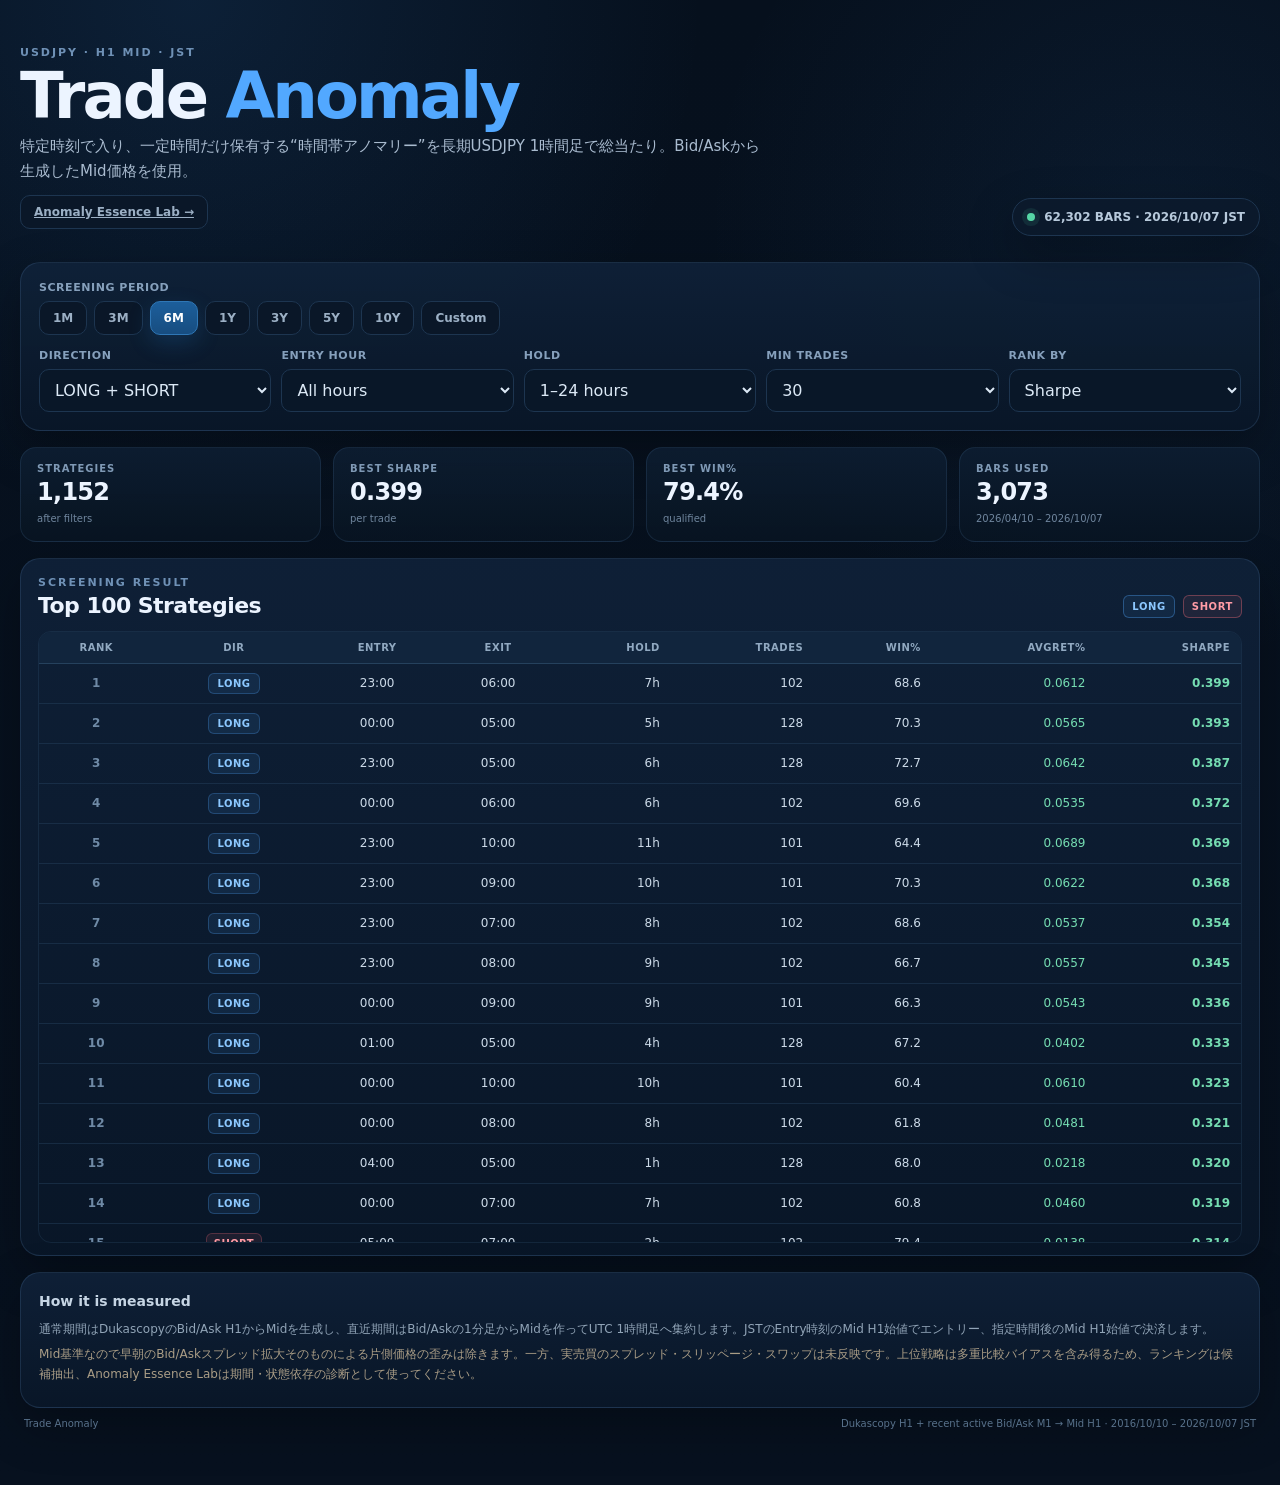
<file: index.html>
<!doctype html>
<html lang="ja">
<head>
  <meta charset="utf-8" />
  <meta name="viewport" content="width=device-width,initial-scale=1,viewport-fit=cover" />
  <meta name="theme-color" content="#07111f" />
  <title>Trade Anomaly — USDJPY Time-of-Day Screener</title>
  <meta name="description" content="USDJPY 1時間足の時刻アノマリーをJST基準でスクリーニング。長期Bid/Askから生成したMid価格で勝率、平均リターン、Sharpeを期間別に比較。" />
  <link rel="stylesheet" href="styles.css?v=6" />
  <link rel="stylesheet" href="chart-html.css?v=2" />
</head>
<body>
  <main class="shell">
    <header class="hero">
      <div>
        <div class="eyebrow">USDJPY · H1 MID · JST</div>
        <h1>Trade <span>Anomaly</span></h1>
        <p class="lead">特定時刻で入り、一定時間だけ保有する“時間帯アノマリー”を長期USDJPY 1時間足で総当たり。Bid/Askから生成したMid価格を使用。</p>
        <p><a class="ghost-btn" href="research.html">Anomaly Essence Lab →</a></p>
      </div>
      <div class="data-pill" id="dataStatus">
        <span class="dot"></span>
        <span>DATA LOADING…</span>
      </div>
    </header>

    <section class="panel controls" aria-label="screening controls">
      <div class="control-group period-group">
        <label>Screening period</label>
        <div class="segmented" id="periodPresets">
          <button data-period="30">1M</button>
          <button data-period="90">3M</button>
          <button data-period="180" class="active">6M</button>
          <button data-period="365">1Y</button>
          <button data-period="1095">3Y</button>
          <button data-period="1825">5Y</button>
          <button data-period="3650">10Y</button>
          <button data-period="custom">Custom</button>
        </div>
      </div>

      <div class="control-group custom-dates hidden" id="customDates">
        <label for="fromDate">From</label>
        <input id="fromDate" type="date" />
        <label for="toDate">To</label>
        <input id="toDate" type="date" />
      </div>

      <div class="filter-grid">
        <div class="control-group">
          <label for="direction">Direction</label>
          <select id="direction">
            <option value="both">LONG + SHORT</option>
            <option value="long">LONG only</option>
            <option value="short">SHORT only</option>
          </select>
        </div>
        <div class="control-group">
          <label for="entryHour">Entry hour</label>
          <select id="entryHour"><option value="all">All hours</option></select>
        </div>
        <div class="control-group">
          <label for="holdHours">Hold</label>
          <select id="holdHours"><option value="all">1–24 hours</option></select>
        </div>
        <div class="control-group">
          <label for="minTrades">Min trades</label>
          <select id="minTrades">
            <option value="10">10</option>
            <option value="20">20</option>
            <option value="30" selected>30</option>
            <option value="50">50</option>
            <option value="80">80</option>
            <option value="100">100</option>
          </select>
        </div>
        <div class="control-group">
          <label for="sortMetric">Rank by</label>
          <select id="sortMetric">
            <option value="sharpe" selected>Sharpe</option>
            <option value="winRate">Win rate</option>
            <option value="avgRet">Avg return</option>
            <option value="trades">Trades</option>
          </select>
        </div>
      </div>
    </section>

    <section class="stats-grid" id="summaryStats">
      <article class="stat-card"><span>Strategies</span><strong id="strategyCount">—</strong><small>after filters</small></article>
      <article class="stat-card"><span>Best Sharpe</span><strong id="bestSharpe">—</strong><small>per trade</small></article>
      <article class="stat-card"><span>Best Win%</span><strong id="bestWin">—</strong><small>qualified</small></article>
      <article class="stat-card"><span>Bars used</span><strong id="barsUsed">—</strong><small id="rangeLabel">—</small></article>
    </section>

    <section class="panel leaderboard">
      <div class="section-head">
        <div>
          <div class="eyebrow">SCREENING RESULT</div>
          <h2>Top 100 Strategies</h2>
        </div>
        <div class="legend"><span class="long-key">LONG</span><span class="short-key">SHORT</span></div>
      </div>

      <div class="desktop-table-wrap">
        <table>
          <thead>
            <tr>
              <th>Rank</th>
              <th>Dir</th>
              <th>Entry</th>
              <th>Exit</th>
              <th>Hold</th>
              <th>Trades</th>
              <th>Win%</th>
              <th>AvgRet%</th>
              <th>Sharpe</th>
            </tr>
          </thead>
          <tbody id="resultsBody"></tbody>
        </table>
      </div>
      <div class="mobile-cards" id="mobileResults"></div>
      <div class="empty-state hidden" id="emptyState">条件に合う戦略がありません。期間または最小取引数を緩めてください。</div>
    </section>

    <section class="panel detail hidden" id="detailPanel">
      <div class="section-head detail-head">
        <div>
          <div class="eyebrow">STRATEGY DETAIL</div>
          <h2 id="detailTitle">—</h2>
        </div>
        <button class="ghost-btn" id="closeDetail">Close</button>
      </div>
      <div class="detail-metrics" id="detailMetrics"></div>
      <div class="chart-wrap">
        <div class="chart-title-row"><span>Cumulative return</span><small>HTML/CSS graph · v6 detail renderer</small></div>
        <div id="equityChart" class="equity-html-chart" role="img" aria-label="Cumulative return graph">
          <div class="equity-placeholder">戦略を選択すると累積リターンを表示します。</div>
        </div>
      </div>
      <div class="trade-sample-wrap">
        <h3>Recent trades</h3>
        <div class="recent-trades" id="recentTrades"></div>
      </div>
    </section>

    <section class="method panel subtle">
      <h3>How it is measured</h3>
      <p>通常期間はDukascopyのBid/Ask H1からMidを生成し、直近期間はBid/Askの1分足からMidを作ってUTC 1時間足へ集約します。JSTのEntry時刻のMid H1始値でエントリー、指定時間後のMid H1始値で決済します。</p>
      <p class="warning">Mid基準なので早朝のBid/Askスプレッド拡大そのものによる片側価格の歪みは除きます。一方、実売買のスプレッド・スリッページ・スワップは未反映です。上位戦略は多重比較バイアスを含み得るため、ランキングは候補抽出、Anomaly Essence Labは期間・状態依存の診断として使ってください。</p>
    </section>

    <footer>
      <span>Trade Anomaly</span>
      <span id="footerMeta">Dukascopy bid+ask → mid H1</span>
    </footer>
  </main>
  <script src="app.js?v=6" defer></script>
  <script src="detail-fix-v6.js?v=1" defer></script>
</body>
</html>
</file>
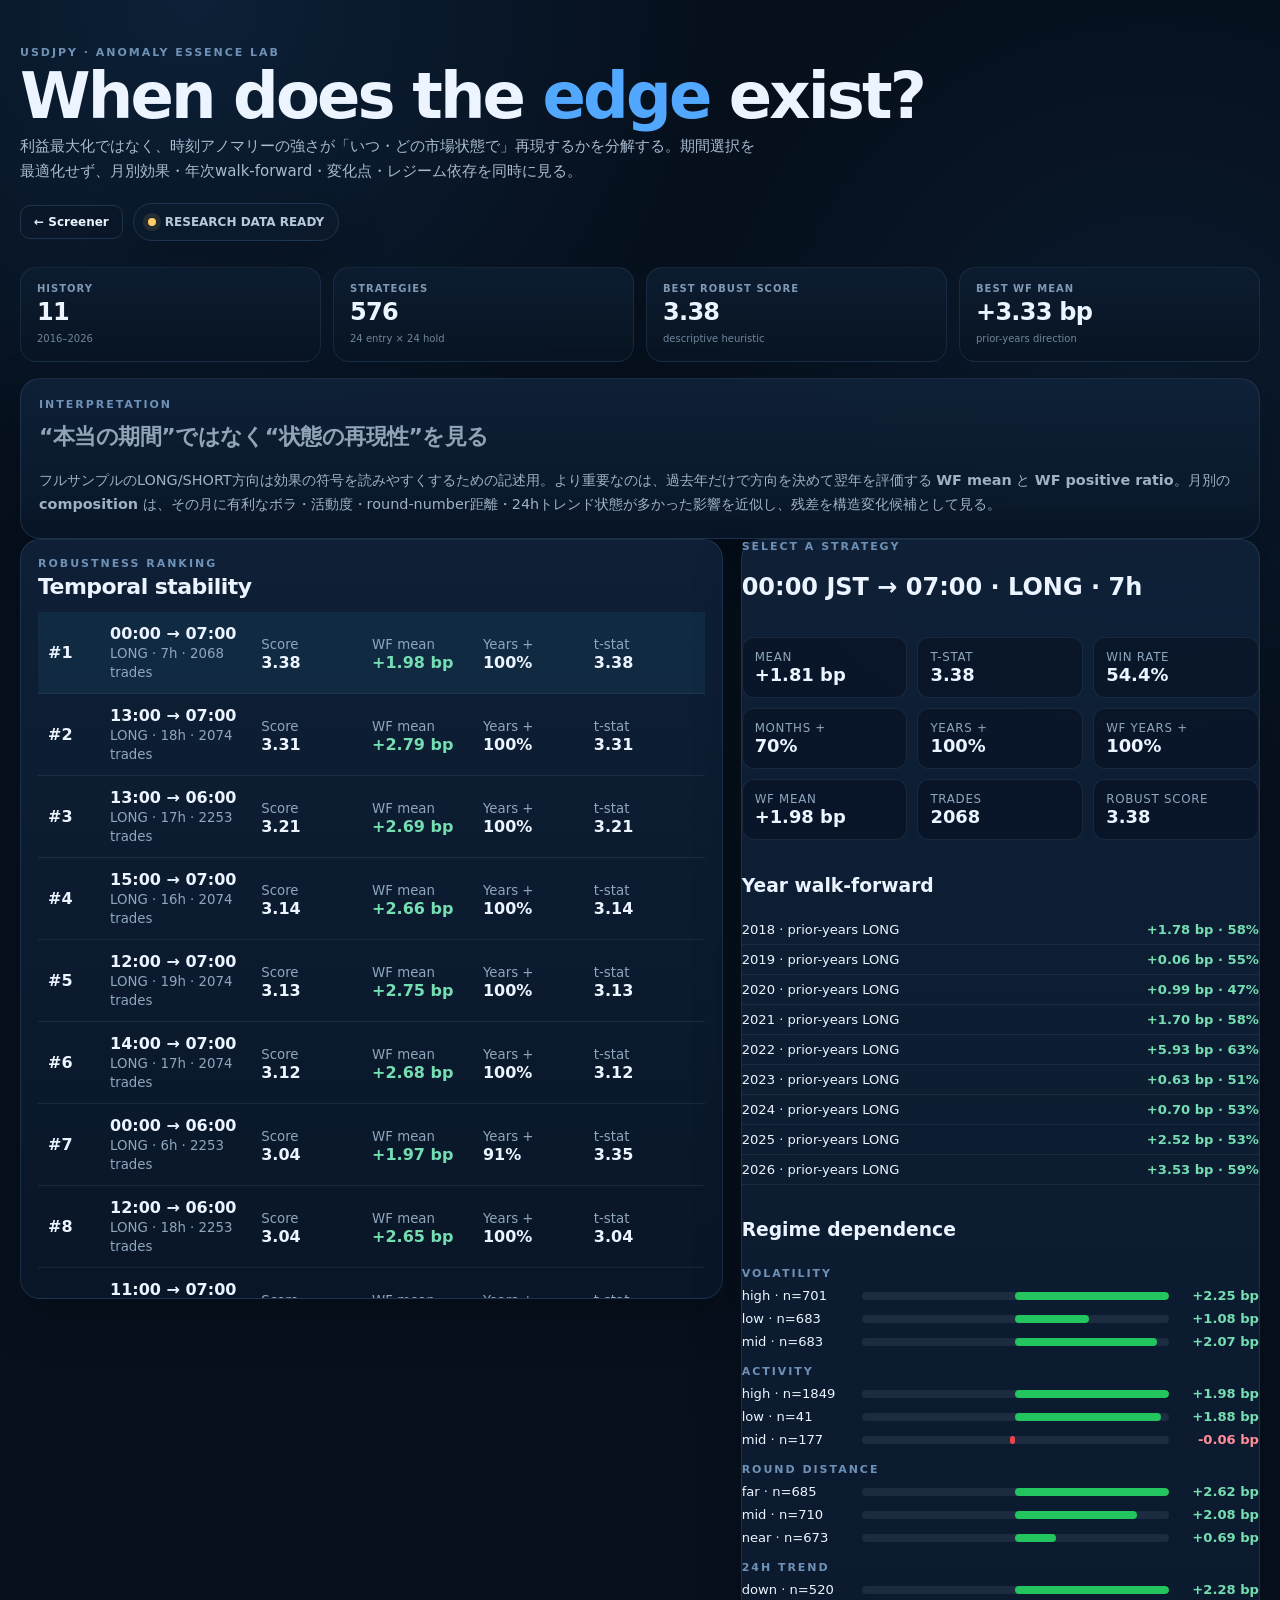
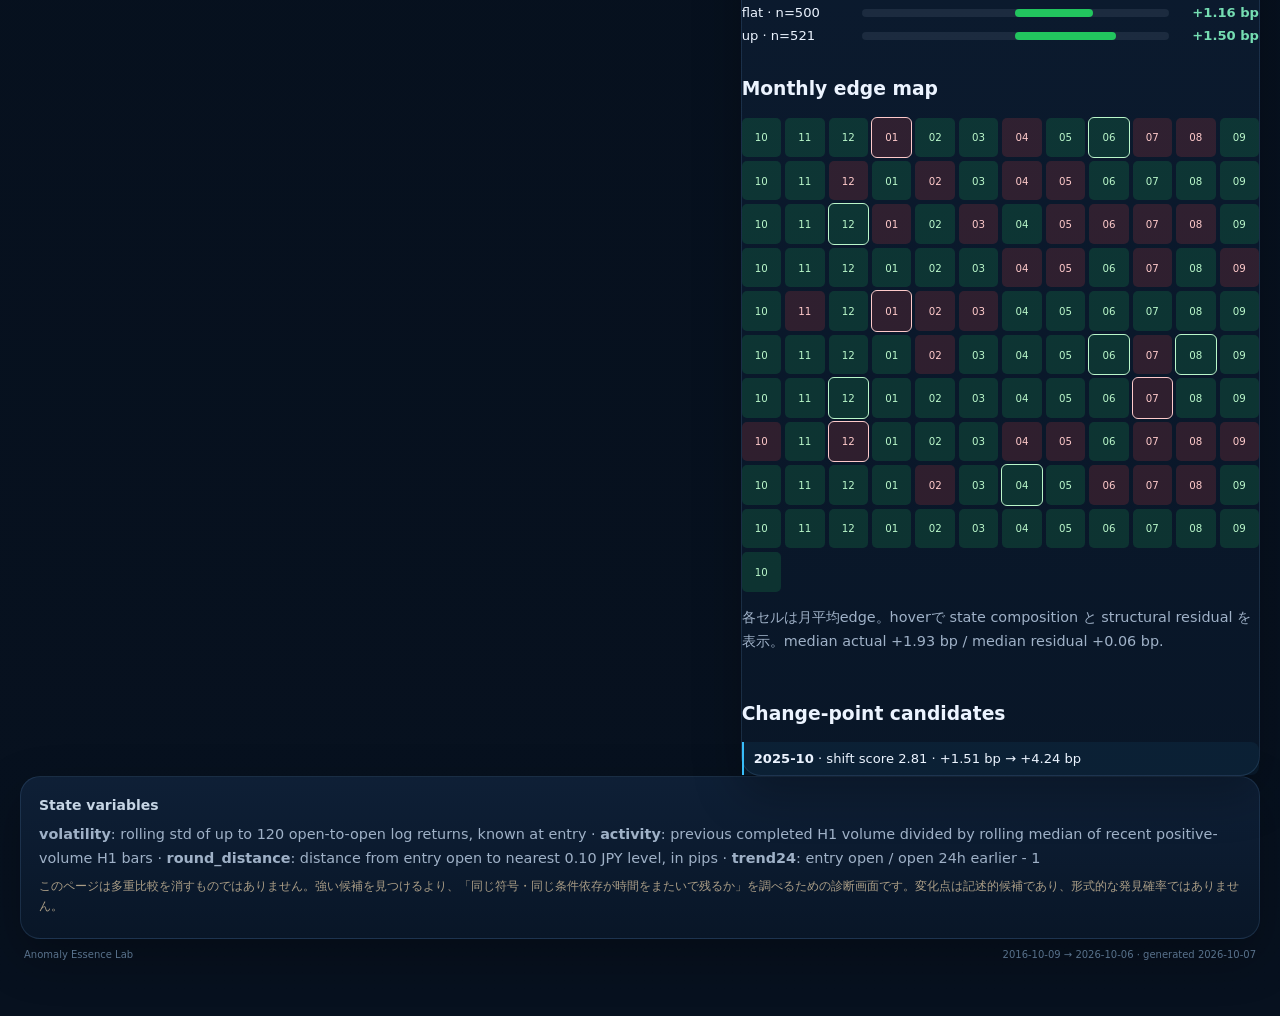
<file: research.html>
<!doctype html>
<html lang="ja">
<head>
  <meta charset="utf-8" />
  <meta name="viewport" content="width=device-width,initial-scale=1,viewport-fit=cover" />
  <meta name="theme-color" content="#07111f" />
  <title>Anomaly Essence Lab — USDJPY</title>
  <meta name="description" content="USDJPY時刻アノマリーの期間安定性、変化点、レジーム依存性を長期データで分解。" />
  <link rel="stylesheet" href="styles.css?v=7" />
  <style>
    .research-nav{display:flex;gap:10px;align-items:center;flex-wrap:wrap;margin-top:18px}.research-nav a{color:inherit;text-decoration:none}
    .research-grid{display:grid;grid-template-columns:minmax(0,1.15fr) minmax(300px,.85fr);gap:18px}.research-list{max-height:760px;overflow:auto}
    .research-row{display:grid;grid-template-columns:52px 1.4fr repeat(4,1fr);gap:10px;align-items:center;padding:12px 10px;border-bottom:1px solid rgba(148,163,184,.12);cursor:pointer}
    .research-row:hover,.research-row.active{background:rgba(56,189,248,.07)}.research-row small{color:#8fa6bf}.research-row strong{font-variant-numeric:tabular-nums}
    .lab-note{font-size:.9rem;line-height:1.65;color:#9fb1c7}.detail-stack{display:grid;gap:16px}.mini-grid{display:grid;grid-template-columns:repeat(3,minmax(0,1fr));gap:10px}
    .mini{padding:12px;border:1px solid rgba(148,163,184,.13);border-radius:12px;background:rgba(2,8,23,.34)}.mini span{display:block;color:#8fa6bf;font-size:.74rem;text-transform:uppercase;letter-spacing:.06em}.mini strong{font-size:1.12rem}
    .bar-list{display:grid;gap:8px}.bar-row{display:grid;grid-template-columns:110px 1fr 80px;gap:10px;align-items:center;font-size:.82rem}.bar-track{height:8px;border-radius:999px;background:rgba(148,163,184,.12);position:relative;overflow:hidden}.bar-fill{position:absolute;left:50%;top:0;height:100%;background:currentColor;border-radius:999px}.bar-fill.neg{right:50%;left:auto}.bar-row b{text-align:right;font-variant-numeric:tabular-nums}.muted{color:#8fa6bf}
    .month-grid{display:grid;grid-template-columns:repeat(12,minmax(24px,1fr));gap:4px}.month-cell{aspect-ratio:1;border-radius:5px;display:flex;align-items:center;justify-content:center;font-size:.64rem;background:rgba(148,163,184,.09);color:#b9c7d6}.month-cell.pos{background:rgba(34,197,94,.16);color:#baf7ca}.month-cell.neg{background:rgba(239,68,68,.16);color:#fecaca}.month-cell.strong{outline:1px solid currentColor}
    .cp{padding:9px 10px;border-left:2px solid #38bdf8;background:rgba(56,189,248,.06);border-radius:0 8px 8px 0;font-size:.82rem}.wf-row{display:flex;justify-content:space-between;gap:12px;padding:7px 0;border-bottom:1px solid rgba(148,163,184,.1);font-size:.82rem}
    @media(max-width:900px){.research-grid{grid-template-columns:1fr}.research-row{grid-template-columns:44px 1.5fr 1fr 1fr}.research-row .desktop-extra{display:none}.research-list{max-height:none}.mini-grid{grid-template-columns:repeat(2,minmax(0,1fr))}}
  </style>
</head>
<body>
  <main class="shell">
    <header class="hero">
      <div>
        <div class="eyebrow">USDJPY · ANOMALY ESSENCE LAB</div>
        <h1>When does the <span>edge</span> exist?</h1>
        <p class="lead">利益最大化ではなく、時刻アノマリーの強さが「いつ・どの市場状態で」再現するかを分解する。期間選択を最適化せず、月別効果・年次walk-forward・変化点・レジーム依存を同時に見る。</p>
        <div class="research-nav"><a class="ghost-btn" href="index.html">← Screener</a><span class="data-pill" id="researchStatus"><span class="dot"></span><span>LOADING…</span></span></div>
      </div>
    </header>

    <section class="stats-grid">
      <article class="stat-card"><span>History</span><strong id="historyYears">—</strong><small id="historyRange">—</small></article>
      <article class="stat-card"><span>Strategies</span><strong id="strategyTotal">—</strong><small>24 entry × 24 hold</small></article>
      <article class="stat-card"><span>Best robust score</span><strong id="bestRobust">—</strong><small>descriptive heuristic</small></article>
      <article class="stat-card"><span>Best WF mean</span><strong id="bestWf">—</strong><small>prior-years direction</small></article>
    </section>

    <section class="panel subtle">
      <div class="section-head"><div><div class="eyebrow">INTERPRETATION</div><h2>“本当の期間”ではなく“状態の再現性”を見る</h2></div></div>
      <p class="lab-note">フルサンプルのLONG/SHORT方向は効果の符号を読みやすくするための記述用。より重要なのは、過去年だけで方向を決めて翌年を評価する <b>WF mean</b> と <b>WF positive ratio</b>。月別の <b>composition</b> は、その月に有利なボラ・活動度・round-number距離・24hトレンド状態が多かった影響を近似し、残差を構造変化候補として見る。</p>
    </section>

    <div class="research-grid">
      <section class="panel leaderboard research-list">
        <div class="section-head"><div><div class="eyebrow">ROBUSTNESS RANKING</div><h2>Temporal stability</h2></div></div>
        <div id="strategyList"></div>
      </section>

      <section class="panel detail-stack" id="researchDetail">
        <div><div class="eyebrow">SELECT A STRATEGY</div><h2 id="researchTitle">—</h2></div>
        <div class="mini-grid" id="researchMetrics"></div>
        <div><h3>Year walk-forward</h3><div id="wfYears"></div></div>
        <div><h3>Regime dependence</h3><div id="regimeEffects" class="bar-list"></div></div>
        <div><h3>Monthly edge map</h3><div id="monthMap" class="month-grid"></div><p class="lab-note" id="monthNote"></p></div>
        <div><h3>Change-point candidates</h3><div id="changePoints"></div></div>
      </section>
    </div>

    <section class="method panel subtle">
      <h3>State variables</h3>
      <p id="stateDefinitions" class="lab-note">—</p>
      <p class="warning">このページは多重比較を消すものではありません。強い候補を見つけるより、「同じ符号・同じ条件依存が時間をまたいで残るか」を調べるための診断画面です。変化点は記述的候補であり、形式的な発見確率ではありません。</p>
    </section>

    <footer><span>Anomaly Essence Lab</span><span id="researchMeta">generated from USDJPY H1 mid</span></footer>
  </main>
  <script src="research.js?v=1" defer></script>
</body>
</html>
</file>
<file: styles.css>
:root{
  color-scheme:dark;
  --bg:#07111f;
  --bg2:#0a1627;
  --panel:#0c1a2d;
  --panel2:#10223a;
  --line:#1d3550;
  --text:#ecf4ff;
  --muted:#8ea4bc;
  --blue:#52a8ff;
  --blue2:#8cc8ff;
  --red:#ff6f7d;
  --green:#55d6a5;
  --amber:#ffcc66;
  --shadow:0 18px 48px rgba(0,0,0,.28);
}
*{box-sizing:border-box}
html{scroll-behavior:smooth}
body{
  margin:0;
  min-height:100vh;
  background:
    radial-gradient(circle at 15% 0%,rgba(45,115,190,.16),transparent 32rem),
    radial-gradient(circle at 90% 15%,rgba(62,140,227,.08),transparent 28rem),
    linear-gradient(180deg,#06101d 0%,var(--bg) 100%);
  color:var(--text);
  font-family:Inter,ui-sans-serif,system-ui,-apple-system,BlinkMacSystemFont,"Segoe UI",sans-serif;
  font-variant-numeric:tabular-nums;
}
button,input,select{font:inherit}
button,select,input{outline:none}
button{cursor:pointer}
.shell{width:min(1440px,calc(100% - 40px));margin:0 auto;padding:46px 0 56px}
.hero{display:flex;align-items:flex-end;justify-content:space-between;gap:28px;margin-bottom:26px}
.eyebrow{font-size:11px;letter-spacing:.18em;font-weight:800;color:#6f91b6;text-transform:uppercase}
h1{margin:7px 0 7px;font-size:clamp(34px,5vw,64px);letter-spacing:-.045em;line-height:.95}
h1 span{color:var(--blue)}
.lead{max-width:740px;margin:0;color:#a9bbcf;font-size:15px;line-height:1.7}
.data-pill{display:flex;align-items:center;gap:9px;white-space:nowrap;border:1px solid var(--line);background:rgba(12,26,45,.82);padding:11px 14px;border-radius:999px;color:#b7c9db;font-size:12px;font-weight:750;box-shadow:var(--shadow)}
.dot{width:8px;height:8px;border-radius:50%;background:var(--amber);box-shadow:0 0 0 5px rgba(255,204,102,.1)}
.data-pill.ready .dot{background:var(--green);box-shadow:0 0 0 5px rgba(85,214,165,.1)}
.data-pill.error .dot{background:var(--red);box-shadow:0 0 0 5px rgba(255,111,125,.1)}
.panel{background:linear-gradient(180deg,rgba(15,33,56,.95),rgba(9,23,40,.96));border:1px solid rgba(71,106,143,.28);border-radius:20px;box-shadow:var(--shadow)}
.controls{padding:18px;margin-bottom:16px}
.control-group{display:flex;flex-direction:column;gap:7px}
.control-group label{font-size:11px;color:#86a0bc;font-weight:800;letter-spacing:.05em;text-transform:uppercase}
.period-group{margin-bottom:14px}
.segmented{display:flex;gap:7px;flex-wrap:wrap}
.segmented button,.ghost-btn{border:1px solid var(--line);background:#0a1728;color:#9cb0c5;border-radius:10px;padding:9px 13px;font-weight:750;font-size:12px;transition:.15s ease}
.segmented button:hover,.ghost-btn:hover{border-color:#355b82;color:#dbeaff}
.segmented button.active{background:linear-gradient(180deg,#1c5e9b,#174d80);border-color:#2f77b6;color:white;box-shadow:0 8px 22px rgba(33,116,194,.23)}
.custom-dates{display:grid;grid-template-columns:auto minmax(150px,240px) auto minmax(150px,240px);align-items:end;gap:8px 10px;margin:2px 0 14px}
.filter-grid{display:grid;grid-template-columns:repeat(5,minmax(130px,1fr));gap:10px}
select,input[type="date"]{width:100%;border:1px solid var(--line);background:#091728;color:#dce9f6;border-radius:10px;padding:10px 11px;min-height:40px}
select:focus,input:focus{border-color:#3c78ad;box-shadow:0 0 0 3px rgba(66,142,209,.12)}
.hidden{display:none!important}
.stats-grid{display:grid;grid-template-columns:repeat(4,1fr);gap:12px;margin-bottom:16px}
.stat-card{background:linear-gradient(180deg,rgba(13,29,49,.93),rgba(8,20,34,.94));border:1px solid rgba(64,101,139,.24);border-radius:16px;padding:15px 16px}
.stat-card span{display:block;color:#7f99b5;font-size:10px;font-weight:800;letter-spacing:.1em;text-transform:uppercase}
.stat-card strong{display:block;font-size:24px;letter-spacing:-.03em;margin:4px 0 1px}
.stat-card small{color:#6f859d;font-size:10px}
.leaderboard{padding:17px 17px 12px;margin-bottom:16px}
.section-head{display:flex;align-items:end;justify-content:space-between;gap:18px;margin-bottom:13px}
.section-head h2{font-size:22px;margin:4px 0 0;letter-spacing:-.025em}
.legend{display:flex;gap:8px;font-size:10px;font-weight:900;letter-spacing:.06em}
.long-key,.short-key{padding:5px 8px;border-radius:6px;border:1px solid}
.long-key{color:var(--blue2);border-color:rgba(82,168,255,.35);background:rgba(82,168,255,.08)}
.short-key{color:#ff9ca6;border-color:rgba(255,111,125,.35);background:rgba(255,111,125,.08)}
.desktop-table-wrap{overflow:auto;border:1px solid rgba(54,87,121,.25);border-radius:13px;max-height:68vh}
table{width:100%;border-collapse:separate;border-spacing:0;min-width:760px;font-size:12px}
thead th{position:sticky;top:0;z-index:2;background:#11253d;color:#91a9c1;font-size:10px;text-transform:uppercase;letter-spacing:.05em;font-weight:800;padding:10px 11px;text-align:right;border-bottom:1px solid #25415d}
thead th:nth-child(2),thead th:nth-child(3),thead th:nth-child(4),tbody td:nth-child(2),tbody td:nth-child(3),tbody td:nth-child(4){text-align:center}
thead th:first-child,tbody td:first-child{text-align:center}
tbody td{padding:9px 11px;text-align:right;border-bottom:1px solid rgba(39,67,95,.45);color:#ccdae8;transition:.12s ease}
tbody tr{cursor:pointer}
tbody tr:hover td{background:rgba(59,117,170,.08);color:white}
tbody tr:last-child td{border-bottom:none}
.rank{color:#6f8aa6;font-weight:800}
.dir{display:inline-block;min-width:52px;padding:4px 7px;border-radius:6px;font-weight:900;font-size:10px;letter-spacing:.04em}
.dir.long{background:rgba(82,168,255,.10);color:var(--blue2);border:1px solid rgba(82,168,255,.25)}
.dir.short{background:rgba(255,111,125,.09);color:#ff9ba5;border:1px solid rgba(255,111,125,.24)}
.metric-strong{font-weight:900;color:#f4f9ff}
.positive{color:#75ddb2!important}.negative{color:#ff8e99!important}
.mobile-cards{display:none}
.empty-state{padding:38px 12px;color:#7f96ad;text-align:center}
.detail{padding:18px;margin-bottom:16px}
.detail-head{align-items:center}
.detail-metrics{display:grid;grid-template-columns:repeat(5,1fr);gap:9px;margin-bottom:14px}
.metric-box{border:1px solid rgba(59,93,128,.3);background:#09192b;border-radius:12px;padding:11px}
.metric-box span{font-size:9px;text-transform:uppercase;letter-spacing:.08em;color:#728da8;font-weight:800;display:block}
.metric-box strong{font-size:17px;margin-top:3px;display:block}
.chart-wrap{border:1px solid rgba(59,93,128,.28);background:#071423;border-radius:14px;padding:12px 12px 7px}
.chart-title-row{display:flex;justify-content:space-between;gap:12px;align-items:center;margin-bottom:6px;color:#c9d8e7;font-size:12px;font-weight:800}
.chart-title-row small{font-weight:500;color:#6f859d}
#equityChart{display:block;width:100%;height:260px}
.trade-sample-wrap h3{font-size:13px;margin:15px 0 8px;color:#b8c8d7}
.recent-trades{display:grid;grid-template-columns:repeat(4,1fr);gap:8px}
.trade-chip{border:1px solid rgba(56,89,122,.28);background:#091727;border-radius:10px;padding:9px 10px;font-size:10px;color:#899fb5}
.trade-chip b{display:block;font-size:12px;color:#d6e4f1;margin-top:3px}
.subtle{padding:17px 18px;color:#91a4b7;font-size:12px;line-height:1.7}
.subtle h3{margin:0 0 5px;color:#c6d5e4;font-size:14px}
.subtle p{margin:5px 0}.subtle code{color:#b9d7f1}.warning{color:#aa9d86!important}
footer{display:flex;justify-content:space-between;gap:14px;color:#58718b;font-size:10px;padding:10px 4px 0}
@media(max-width:980px){
  .filter-grid{grid-template-columns:repeat(3,1fr)}
  .detail-metrics{grid-template-columns:repeat(3,1fr)}
  .recent-trades{grid-template-columns:repeat(2,1fr)}
}
@media(max-width:720px){
  .shell{width:min(100% - 22px,1440px);padding:26px 0 36px}
  .hero{display:block;margin-bottom:18px}
  .lead{font-size:13px}.data-pill{width:max-content;margin-top:15px;padding:9px 11px;font-size:10px}
  .controls{padding:13px}
  .filter-grid{grid-template-columns:repeat(2,minmax(0,1fr));gap:8px}
  .period-group{margin-bottom:11px}.segmented{display:grid;grid-template-columns:repeat(5,1fr);gap:5px}.segmented button{padding:8px 3px;font-size:10px}
  .custom-dates{grid-template-columns:1fr 1fr}.custom-dates label{display:none}
  .stats-grid{grid-template-columns:repeat(2,1fr);gap:8px}.stat-card{padding:12px}.stat-card strong{font-size:20px}
  .leaderboard{padding:13px 10px 10px;border-radius:16px}.section-head h2{font-size:19px}
  .desktop-table-wrap{display:none}.mobile-cards{display:grid;gap:8px}
  .mobile-card{border:1px solid rgba(56,91,126,.35);background:linear-gradient(180deg,#0d2035,#091829);border-radius:13px;padding:11px;cursor:pointer}
  .mobile-top{display:flex;align-items:center;justify-content:space-between;gap:10px;margin-bottom:9px}.mobile-top-left{display:flex;align-items:center;gap:7px}.mobile-rank{color:#67839f;font-size:10px;font-weight:900}
  .mobile-strategy{font-size:14px;font-weight:900;color:#e7f0fa}.mobile-sub{color:#708aa4;font-size:10px;margin-top:2px}
  .mobile-metrics{display:grid;grid-template-columns:repeat(4,1fr);gap:6px}.mobile-metric{border-top:1px solid rgba(49,79,108,.28);padding-top:7px}.mobile-metric span{display:block;color:#647f99;font-size:8px;text-transform:uppercase;font-weight:800}.mobile-metric strong{font-size:12px;margin-top:2px;display:block}
  .detail{padding:13px}.detail-metrics{grid-template-columns:repeat(2,1fr)}.recent-trades{grid-template-columns:1fr 1fr}.chart-title-row small{display:none}
  footer{display:block}footer span{display:block;margin-top:4px}
}
@media(max-width:430px){
  h1{font-size:40px}.filter-grid{grid-template-columns:1fr 1fr}.control-group label{font-size:9px}select,input[type="date"]{font-size:11px;padding:9px 8px}.mobile-metrics{grid-template-columns:repeat(2,1fr)}.recent-trades{grid-template-columns:1fr}.detail-metrics{grid-template-columns:1fr 1fr}
}
</file>
<file: chart-html.css>
#equityChart.equity-html-chart{
  display:grid;
  grid-template-columns:52px minmax(0,1fr);
  grid-template-rows:260px auto;
  gap:0 8px;
  width:100%;
  height:auto;
  min-height:286px;
  overflow:hidden;
}
.equity-placeholder{grid-column:1/-1;display:grid;place-items:center;height:260px;color:#70879e;font-size:11px}
.equity-ylabels{position:relative;height:260px;color:#6f879f;font-size:10px;font-variant-numeric:tabular-nums}
.equity-ylabels span{position:absolute;right:0;transform:translateY(-50%)}
.equity-ylabels span:nth-child(1){top:4%}
.equity-ylabels span:nth-child(2){top:50%}
.equity-ylabels span:nth-child(3){top:96%}
.equity-plot{position:relative;height:260px;min-width:0;overflow:hidden;border-radius:10px;background:
  linear-gradient(to bottom,rgba(91,126,160,.14) 1px,transparent 1px) 0 0/100% 25%,
  linear-gradient(to right,rgba(91,126,160,.08) 1px,transparent 1px) 0 0/12.5% 100%,
  #071423;
}
.equity-zero{position:absolute;left:0;right:0;height:1px;background:rgba(176,201,224,.42);z-index:2}
.equity-stem{position:absolute;display:block;width:max(2px,.34%);min-height:1px;transform:translateX(-50%);border-radius:1px;opacity:.88;z-index:3;transition:opacity .08s ease,filter .08s ease}
.equity-stem.up{background:#67b5ff}.equity-stem.down{background:#ff7c89}
.equity-stem:hover{opacity:1;filter:brightness(1.35);z-index:4}
.equity-edge{position:absolute;bottom:6px;color:#6f879f;font-size:9px;z-index:5;pointer-events:none}
.equity-edge.oldest{left:7px}.equity-edge.latest{right:7px}
.equity-summary{grid-column:2;display:flex;justify-content:space-between;align-items:center;gap:10px;padding:7px 2px 0;color:#6f859d;font-size:10px}
.equity-summary strong{font-size:12px}
@media(max-width:720px){
  #equityChart.equity-html-chart{grid-template-columns:42px minmax(0,1fr);grid-template-rows:230px auto;min-height:254px}
  .equity-ylabels,.equity-plot{height:230px}
  .equity-stem{width:max(2px,.55%)}
}
</file>
